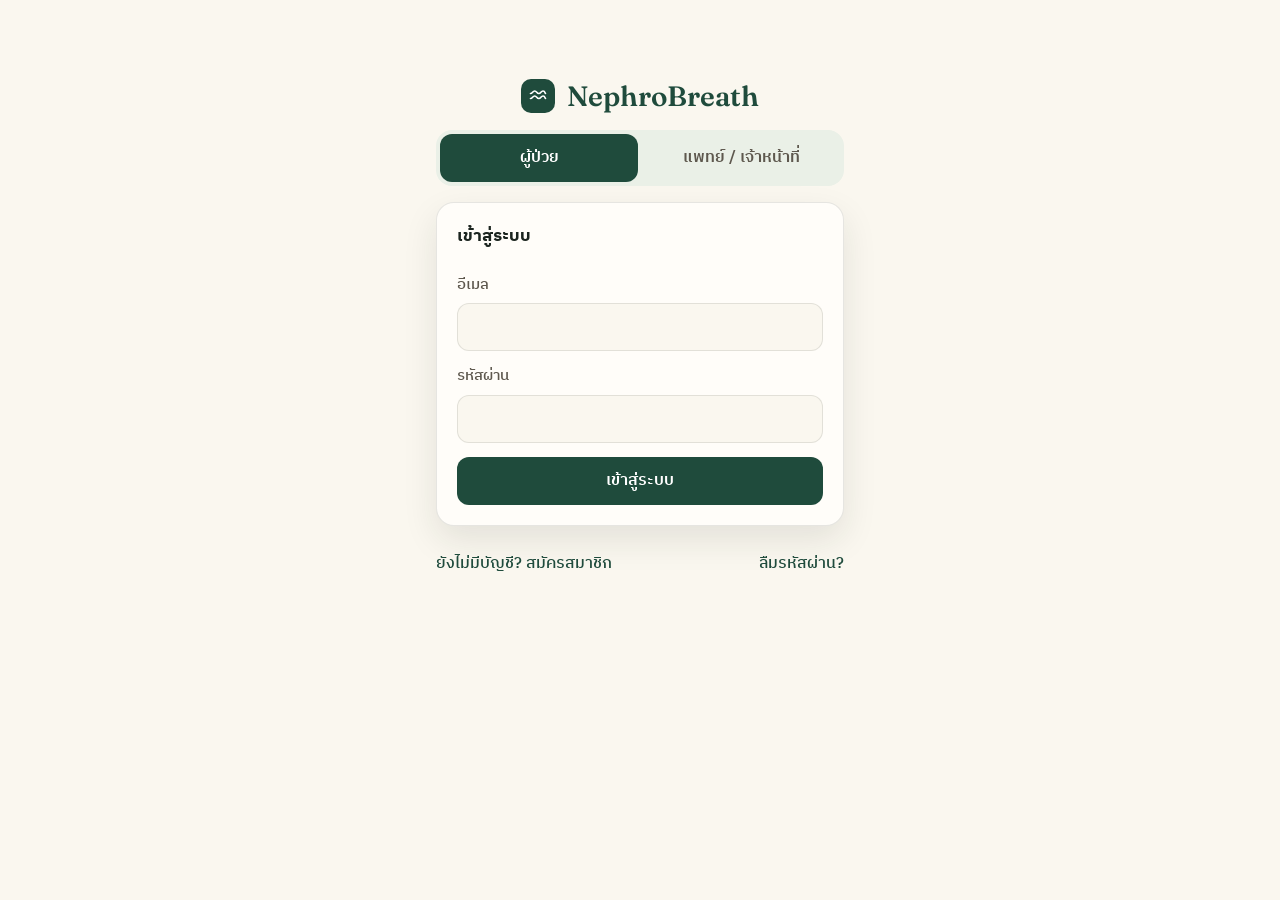
<file: app/index.html>
<!doctype html>
<html lang="en">
  <head>
    <meta charset="UTF-8" />
    <meta name="viewport" content="width=device-width, initial-scale=1.0" />
    <title>NephroBreath</title>
    <meta name="theme-color" content="#1F4B3C" />
    <link rel="preconnect" href="https://fonts.googleapis.com" />
    <link rel="preconnect" href="https://fonts.gstatic.com" crossorigin />
    <link href="https://fonts.googleapis.com/css2?family=Fraunces:opsz,wght@9..144,600&family=IBM+Plex+Sans+Thai:wght@400;500;600;700&display=swap" rel="stylesheet" />
    <script type="module" crossorigin src="./assets/index-BTLi5uWY.js"></script>
    <link rel="stylesheet" crossorigin href="./assets/index-0nWcxVwh.css">
  </head>
  <body>
    <div id="root"></div>
  </body>
</html>
</file>
<file: app/assets/index-0nWcxVwh.css>
:root{--bg: #FAF7EF;--card: #FFFDF9;--text: #1B241F;--muted: #5E584E;--border: rgba(27, 36, 31, .11);--grid: rgba(27, 36, 31, .08);--accent: #1F4B3C;--accent-hover: #2B6450;--on-accent: #FFFFFF;--accent-soft: #EAF0E7;--co2: #6B6459;--tube: #1F4B3C;--ambient: #D97B56;--ok: #2F7A55;--ok-bg: #E3F1E8;--warn: #8A5A0B;--warn-bg: #FBF1DC;--danger: #A3401E;--danger-bg: #FBE9E0;--shadow-sm: 0 2px 10px rgba(27, 36, 31, .06);--shadow-md: 0 14px 34px rgba(27, 36, 31, .1);--r-sm: 12px;--r-md: 18px;--ease: cubic-bezier(.22, .64, .32, 1);color-scheme:light}@media (prefers-color-scheme: dark){:root{--bg: #121714;--card: #1B221E;--text: #E9EFEA;--muted: #A9B3AC;--border: rgba(233, 239, 234, .12);--grid: rgba(233, 239, 234, .08);--accent: #7CC4A4;--accent-hover: #95D3B7;--on-accent: #0E1A14;--accent-soft: #22332B;--co2: #A9B3AC;--tube: #7CC4A4;--ambient: #F2A07E;--ok: #7CD3A4;--ok-bg: #173326;--warn: #F0C46C;--warn-bg: #3A2E12;--danger: #F2A07E;--danger-bg: #3B1F15;--shadow-sm: 0 2px 10px rgba(0, 0, 0, .3);--shadow-md: 0 14px 34px rgba(0, 0, 0, .4);color-scheme:dark}}*{box-sizing:border-box}body{margin:0;background:var(--bg);color:var(--text);font:16px/1.6 IBM Plex Sans Thai,system-ui,-apple-system,sans-serif;-webkit-font-smoothing:antialiased}main{max-width:1100px;margin:0 auto;padding:24px 16px 48px}a{color:var(--accent);text-underline-offset:3px}h1{margin:.2em 0 .4em;font-size:1.75rem;line-height:1.3}h2{font-size:1.05rem;margin:0 0 .6em}:focus-visible{outline:2px solid var(--accent);outline-offset:2px;border-radius:6px}.topbar{position:sticky;top:0;z-index:10;display:flex;gap:16px;align-items:center;padding:12px 20px;background:color-mix(in srgb,var(--card) 88%,transparent);-webkit-backdrop-filter:blur(8px);backdrop-filter:blur(8px);border-bottom:1px solid var(--border)}.brand{display:inline-flex;align-items:center;gap:10px;margin-right:auto;font-family:Fraunces,Georgia,serif;font-weight:600;font-size:1.2rem;color:var(--accent);text-decoration:none}.brand-mark{display:grid;place-items:center;width:34px;height:34px;border-radius:10px;background:var(--accent);color:var(--on-accent)}.topbar a:not(.brand){text-decoration:none;font-weight:500}.card{background:var(--card);border:1px solid var(--border);border-radius:var(--r-md);padding:20px;margin:16px 0;box-shadow:var(--shadow-sm)}.row{display:flex;gap:10px;align-items:center;flex-wrap:wrap}.between{justify-content:space-between}.stack{display:grid;gap:14px}.grid2{display:grid;gap:16px;grid-template-columns:repeat(auto-fit,minmax(280px,1fr))}.grid3{display:grid;gap:16px;grid-template-columns:repeat(auto-fit,minmax(220px,1fr))}.grid2>.card,.grid3>.card{margin:0}section{margin:16px 0}label{display:grid;gap:6px;font-size:.92rem;font-weight:500;color:var(--muted)}input,select{font:inherit;color:var(--text);min-height:48px;padding:10px 14px;border:1px solid var(--border);border-radius:var(--r-sm);background:var(--bg);transition:border-color .15s var(--ease),box-shadow .15s var(--ease)}input:focus,select:focus{outline:none;border-color:var(--accent);box-shadow:0 0 0 3px var(--accent-soft)}.search{width:100%;margin:16px 0}button{font:inherit;font-weight:600;min-height:48px;padding:10px 20px;border:0;border-radius:var(--r-sm);background:var(--accent);color:var(--on-accent);cursor:pointer;transition:background .15s var(--ease),transform .15s var(--ease)}button:hover:not(:disabled){background:var(--accent-hover)}button:active:not(:disabled){transform:translateY(1px)}button.secondary{background:transparent;color:var(--text);border:1px solid var(--border)}button.secondary:hover:not(:disabled){background:var(--accent-soft)}button:disabled{opacity:.6;cursor:default}button.link{background:none;color:var(--accent);min-height:44px;padding:4px 0;font-weight:500}button.link:hover:not(:disabled){background:none;text-decoration:underline}table{width:100%;border-collapse:collapse;background:var(--card);border:1px solid var(--border);border-radius:var(--r-md);overflow:hidden;display:block;overflow-x:auto;box-shadow:var(--shadow-sm)}th,td{text-align:left;padding:12px 16px;border-bottom:1px solid var(--border);white-space:nowrap}th{font-size:.85rem;font-weight:600;color:var(--muted)}tbody tr:hover{background:var(--accent-soft)}td{font-variant-numeric:tabular-nums}.muted{color:var(--muted)}.error{color:var(--danger)}.big{font-size:2.25rem;font-weight:700;margin:.2em 0;font-variant-numeric:tabular-nums}.big small{font-size:.95rem;font-weight:400;color:var(--muted)}.badge{display:inline-block;padding:3px 12px;border-radius:999px;font-size:.85rem;font-weight:600;border:1px solid var(--border);white-space:nowrap}.badge.normal,.badge.band-low{background:var(--ok-bg);color:var(--ok);border-color:transparent}.badge.band-medium{background:var(--warn-bg);color:var(--warn);border-color:transparent}.badge.band-high,.badge.elevated{background:var(--danger-bg);color:var(--danger);border-color:transparent}.badge.status-in_progress,.badge.status-gating,.badge.status-processing,.badge.status-requested{color:var(--accent);background:var(--accent-soft);border-color:transparent}.badge.status-error{color:var(--danger)}.trend{font-weight:600}.trend.improving{color:var(--ok)}.trend.worsening{color:var(--danger)}.disclaimer,.warning{border-radius:var(--r-md);padding:14px 18px;margin:20px 0;background:var(--warn-bg);color:var(--text);border:1px solid var(--border)}.features{display:grid;grid-template-columns:max-content 1fr;gap:6px 20px;margin:0}.features dd{margin:0;font-variant-numeric:tabular-nums}.live-dot{display:inline-block;width:10px;height:10px;border-radius:50%;background:var(--danger);margin-left:8px;vertical-align:middle;animation:pulse 1.2s infinite}@keyframes pulse{50%{opacity:.3}}.login{max-width:440px;padding-top:8vh}.login>h1{display:flex;align-items:center;justify-content:center;gap:12px;font-family:Fraunces,Georgia,serif;font-weight:600;color:var(--accent)}.login>.card{box-shadow:var(--shadow-md)}.tabs{display:flex;gap:4px;margin:16px 0;padding:4px;background:var(--accent-soft);border-radius:calc(var(--r-sm) + 4px)}.tabs button{flex:1}.tabs button.secondary{border:0;color:var(--muted)}.login-links{margin-top:4px}.advice{border-radius:var(--r-md);padding:16px 18px;margin:16px 0;border:1px solid var(--border)}.advice p{margin:6px 0 0}.advice.normal{background:var(--ok-bg)}.advice.elevated{background:var(--danger-bg)}.advice.medium{background:var(--warn-bg)}@media (prefers-reduced-motion: reduce){*,*:before,*:after{transition:none!important;animation:none!important}}
</file>
